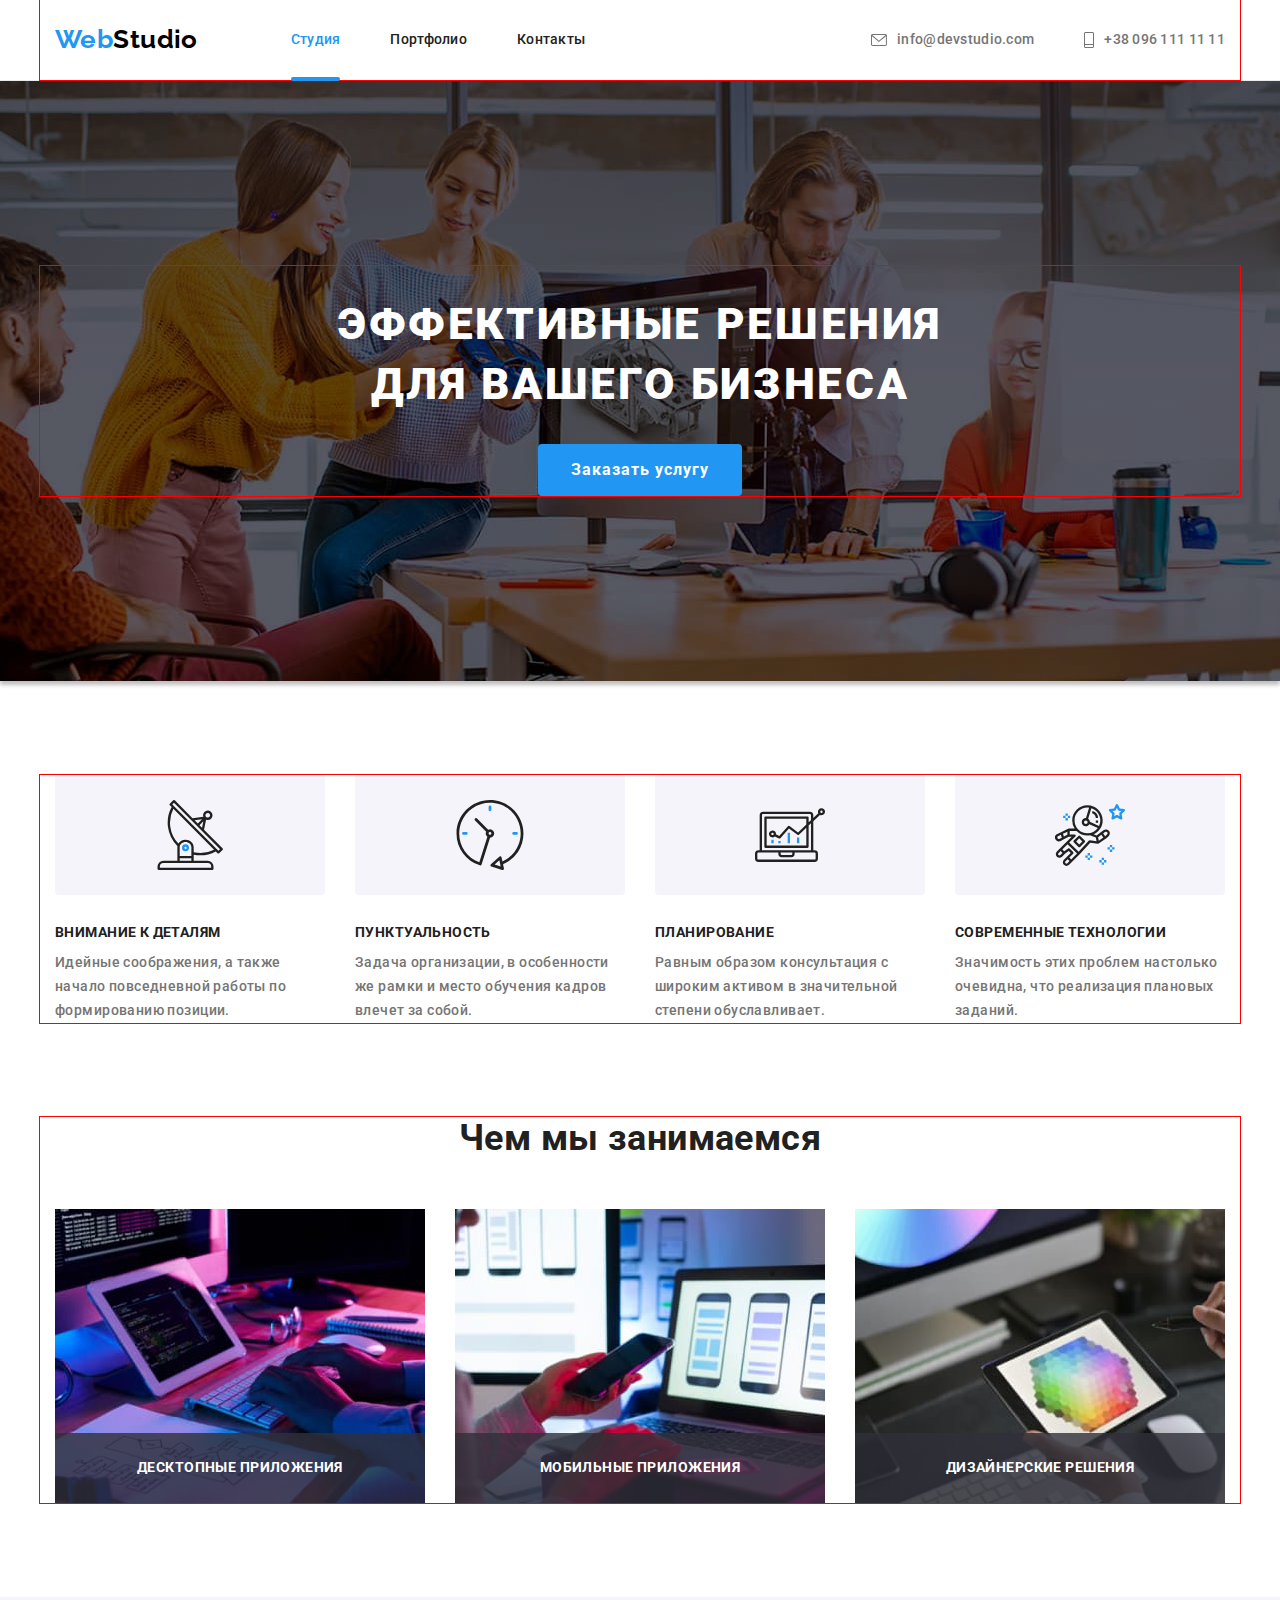
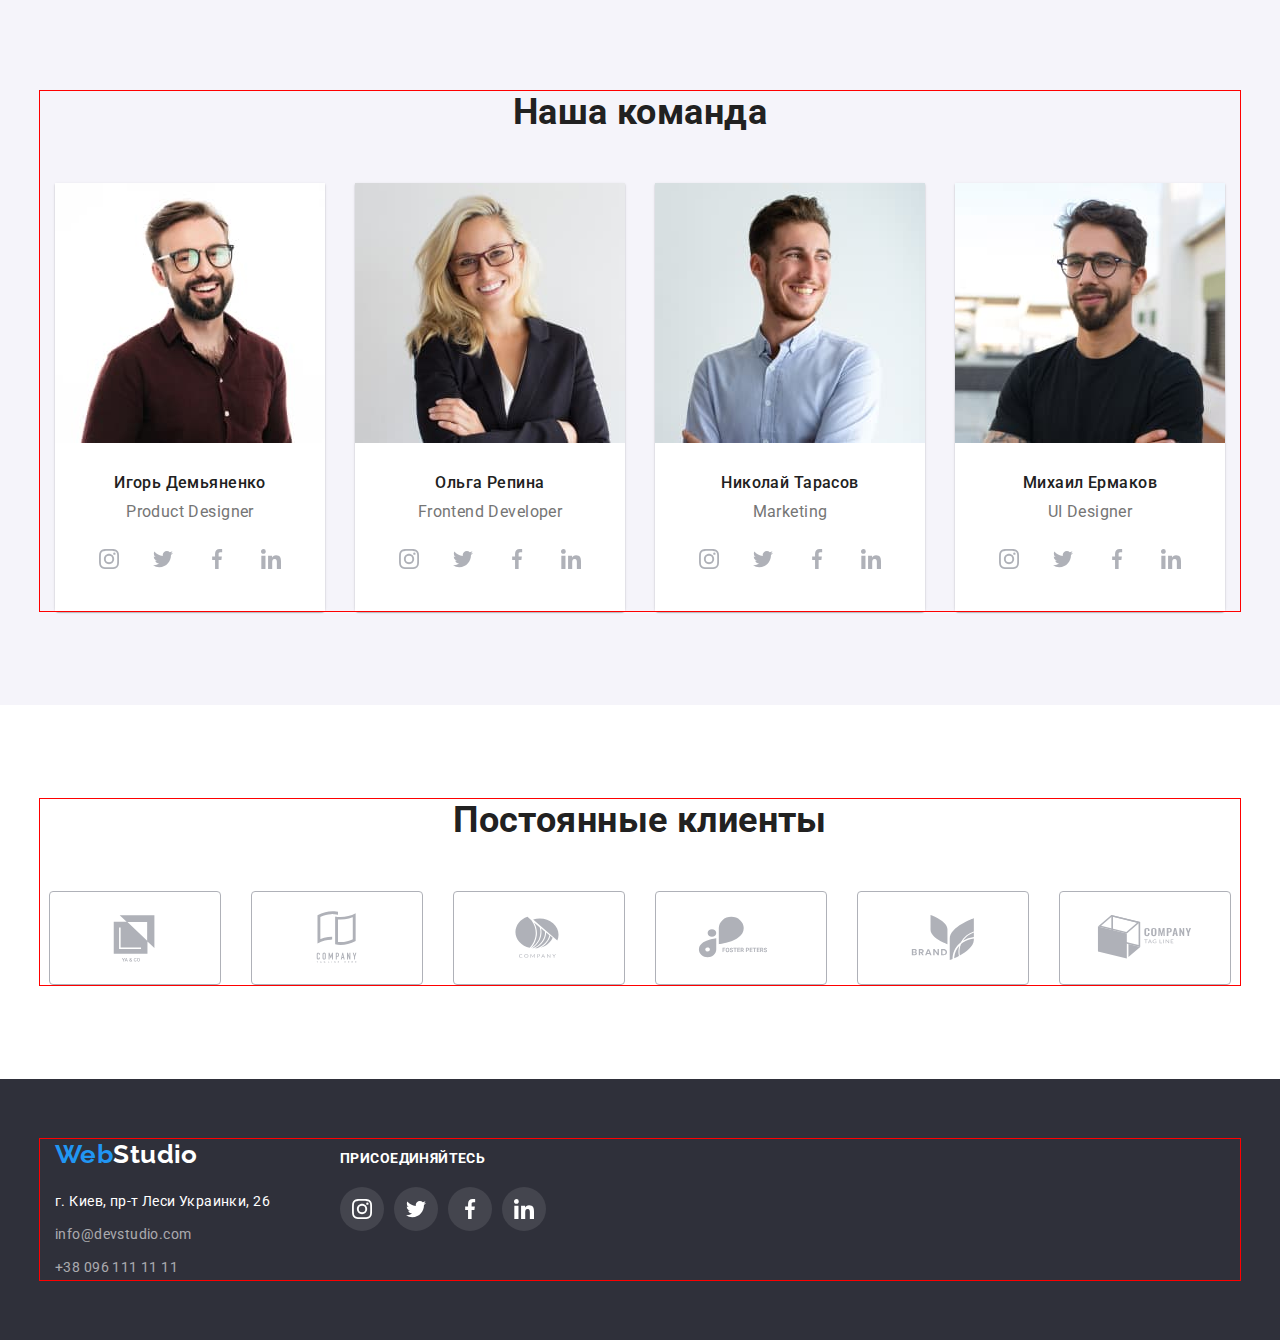
<file: index.html>
<!DOCTYPE html>
<html lang="ru">
<head>
    <meta charset="UTF-8">
    <meta http-equiv="X-UA-Compatible" content="IE=edge">
    <meta name="viewport" content="width=device-width, initial-scale=1.0">
    <title>WebStudio</title>
    <link rel="preconnect" href="https://fonts.googleapis.com">
    <link rel="preconnect" href="https://fonts.gstatic.com" crossorigin>
    <link href="https://fonts.googleapis.com/css2?family=Raleway:wght@700&family=Roboto:wght@400;500;700;900&display=swap"
        rel="stylesheet">
    <link rel="stylesheet" href="https://cdnjs.cloudflare.com/ajax/libs/modern-normalize/1.1.0/modern-normalize.min.css">
    <link rel="stylesheet" href="./css/styles.css">
</head>

<body>
    <header>
        <!-- Навигация -->
        <div class="header-container container">
            <nav class="nav-header">
                <a href="./index.html" class="navbar-logo"><span class="nav-web">Web</span>Studio</a>
                <ul class="navbar-links list">
                    <li class="navbar-list"><a href="./index.html" class="navbar-link current">Студия</a></li>
                    <li class="navbar-list"><a href="./portfolio.html" class="navbar-link">Портфолио</a></li>
                    <li class="navbar-list"><a href="" class="navbar-link">Контакты</a></li>
                </ul>
            </nav>
            
            <!-- Контакты-->
            <ul class="contacts-header list">
                <li class="contact-list">
                    <a href="mailto:info@devstudio.com" class="contact">
                        <svg class="icon" width="16px" height="12px">
                            <use href="./images/sprite.svg#icon-envelope"></use>
                        </svg>
                        info@devstudio.com
                    </a>
                </li>
                <li class="contact-list">
                    <a href="tel:+380961111111" class="contact">
                        <svg class="icon" width="10px" height="16px">
                            <use href="./images/sprite.svg#icon-phone"></use>
                        </svg>
                        +38 096 111 11 11
                    </a>
                </li>
            </ul> 
        </div>
    </header>
    
    <main> 
        
        <!--Герой-->
            <section class="hero hero-overlay">
            <div class="container">
                <h1 class="hero-title">Эффективные решения для вашего бизнеса</h1>
                <button data-modal-open type="button" class="hero-button">Заказать услугу</button>
            </div>
            </section>
    
        <!--Стратегия -->
        <section class="section">
            <div class="container">
                <h2 class="visually-hidden">Стратегия</h2>
                <ul class="strategy-plan list">
                    <li class="strategy-list">
                        <div class="strategy-icons">
                            <svg class="strategy-icon" width="70" height="70">
                                <use href="./images/sprite.svg#icon-antenna"></use>
                            </svg>
                        </div>
                        <h3 class="strategy-title list">Внимание к деталям</h3>
                        <p class="strategy-text list">Идейные соображения, а также начало повседневной работы по формированию позиции.</p>
                    </li>
                    <li class="strategy-list">
                        <div class="strategy-icons">
                            <svg class="strategy-icon" width="70" height="70">
                                <use href="./images/sprite.svg#icon-clock"></use>
                            </svg>
                        </div>
                        <h3 class="strategy-title list">Пунктуальность</h3>
                        <p class="strategy-text list">Задача организации, в особенности же рамки и место обучения кадров влечет за собой.</p>
                    </li>
                    <li class="strategy-list">
                        <div class="strategy-icons">
                            <svg class="strategy-icon" width="70" height="70">
                                <use href="./images/sprite.svg#icon-diagram"></use>
                            </svg>
                        </div>
                        <h3 class="strategy-title list">Планирование</h3>
                        <p class="strategy-text list">Равным образом консультация с широким активом в значительной степени обуславливает.</p>
                    </li>
                    <li class="strategy-list">
                        <div class="strategy-icons">
                            <svg class="strategy-icon" width="70" height="70">
                                <use href="./images/sprite.svg#icon-astronaut"></use>
                            </svg>
                        </div>
                        <h3 class="strategy-title list">Современные технологии</h3>
                        <p class="strategy-text list" >Значимость этих проблем настолько очевидна, что реализация плановых заданий.</p>
                    </li>
                </ul>
            </div>
        </section>

        <!-- Занятия -->
        <section class="section works">
            <div class="container">
                <h2 class="work-title">Чем мы занимаемся</h2>
                <ul class="work-img list">
                    <li class="work-list">
                        <img src="./images/box1.jpg" alt="написание кодов" width="370" height="294">
                        <div class="work-item">
                             <h3 class="works-title">Десктопные приложения</h3>
                        </div>
                    </li>
                    <li class="work-list">
                        <img src="./images/box2.jpg" alt="дизайн интерфейса смартфона" width="370" height="294">
                        <div class="work-item">
                             <h3 class="works-title">Мобильные приложения</h3>
                        </div>
                    </li>
                    <li class="work-list">
                        <img src="./images/box3.jpg" alt="палитра цветов" width="370" height="294">
                        <div class="work-item">
                             <h3 class="works-title">Дизайнерские решения</h3>
                        </div>
                    </li>
                </ul>
            </div>
        </section>

        <!-- Команда -->
        <section class="section command">
            <div class="container">
                <h2 class="command-title">Наша команда</h2>
                <ul class="command-lists list">
                    <li class="command-list">
                        <img src="./images/img(13).jpg" alt="Игорь Демьяненко" width="270" height="260">
                        <div class="comands">
                            <h3 class="command-name">Игорь Демьяненко</h3>
                            <p class="command-profession">Product Designer</p>
                            <ul class="command-links">
                                <li class="command-link list">
                                    <a href="" class="icon-link">
                                        <svg class="command-icons" width="20" height="20">
                                            <use href="./images/sprite.svg#icon-instagram"></use>
                                        </svg>
                                    </a>
                                </li>
                                <li class="command-link list">
                                    <a href="" class="icon-link">
                                        <svg class="command-icons" width="20" height="20">
                                            <use href="./images/sprite.svg#icon-twitter"></use>
                                        </svg>
                                    </a>
                                </li>
                                <li class="command-link list">
                                    <a href="" class="icon-link">
                                        <svg class="command-icons" width="20" height="20">
                                            <use href="./images/sprite.svg#icon-facebook"></use>
                                        </svg>
                                    </a>
                                </li>
                                <li class="command-link list">
                                    <a href="" class="icon-link">
                                        <svg class="command-icons" width="20" height="20">
                                            <use href="./images/sprite.svg#icon-linkedin"></use>
                                        </svg>
                                    </a>
                                </li>
                            </ul>    
                        </div>
                    </li>

                    <li class="command-list">
                        <img src="./images/img(1).jpg" alt="Ольга Репина" width="270" height="260">
                        <div class="comands">
                            <h3 class="command-name">Ольга Репина</h3>
                            <p class="command-profession">Frontend Developer</p>
                            <ul class="command-links">
                                <li class="command-link list">
                                    <a href="" class="icon-link">
                                        <svg class="command-icons" width="20" height="20">
                                            <use href="./images/sprite.svg#icon-instagram"></use>
                                        </svg>
                                    </a>
                                </li>
                                <li class="command-link list">
                                    <a href="" class="icon-link">
                                        <svg class="command-icons" width="20" height="20">
                                            <use href="./images/sprite.svg#icon-twitter"></use>
                                        </svg>
                                    </a>
                                </li>
                                <li class="command-link list">
                                    <a href="" class="icon-link">
                                        <svg class="command-icons" width="20" height="20">
                                            <use href="./images/sprite.svg#icon-facebook"></use>
                                        </svg>
                                    </a>
                                </li>
                                <li class="command-link list">
                                    <a href="" class="icon-link">
                                        <svg class="command-icons" width="20" height="20">
                                            <use href="./images/sprite.svg#icon-linkedin"></use>
                                        </svg>
                                    </a>
                                </li>
                            </ul>
                        </div>
                    </li>
                    <li class="command-list">
                        <img src="./images/img(2).jpg" alt="Николай Тарасов" width="270" height="260">
                        <div class="comands">
                            <h3 class="command-name">Николай Тарасов</h3>
                            <p class="command-profession">Marketing</p>
                            <ul class="command-links">
                                <li class="command-link list">
                                    <a href="" class="icon-link">
                                        <svg class="command-icons" width="20" height="20">
                                            <use href="./images/sprite.svg#icon-instagram"></use>
                                        </svg>
                                    </a>
                                </li>
                                <li class="command-link list">
                                    <a href="" class="icon-link">
                                        <svg class="command-icons" width="20" height="20">
                                            <use href="./images/sprite.svg#icon-twitter"></use>
                                        </svg>
                                    </a>
                                </li>
                                <li class="command-link list">
                                    <a href="" class="icon-link">
                                        <svg class="command-icons" width="20" height="20">
                                            <use href="./images/sprite.svg#icon-facebook"></use>
                                        </svg>
                                    </a>
                                </li>
                                <li class="command-link list">
                                    <a href="" class="icon-link">
                                        <svg class="command-icons" width="20" height="20">
                                            <use href="./images/sprite.svg#icon-linkedin"></use>
                                        </svg>
                                    </a>
                                </li>
                            </ul>
                        </div>
                    </li>
                    <li class="command-list">
                        <img src="./images/img(3).jpg" alt="Михаил Ермаков" width="270" height="260">
                        <div class="comands">
                            <h3 class="command-name">Михаил Ермаков</h3>
                            <p class="command-profession">UI Designer</p>
                            <ul class="command-links">
                                <li class="command-link list">
                                    <a href="" class="icon-link">
                                        <svg class="command-icons" width="20" height="20">
                                            <use href="./images/sprite.svg#icon-instagram"></use>
                                        </svg>
                                    </a>
                                </li>
                                <li class="command-link list">
                                    <a href="" class="icon-link">
                                        <svg class="command-icons" width="20" height="20">
                                            <use href="./images/sprite.svg#icon-twitter"></use>
                                        </svg>
                                    </a>
                                </li>
                                <li class="command-link list">
                                    <a href="" class="icon-link">
                                        <svg class="command-icons" width="20" height="20">
                                            <use href="./images/sprite.svg#icon-facebook"></use>
                                        </svg>
                                    </a>
                                </li>
                                <li class="command-link list">
                                    <a href="" class="icon-link">
                                        <svg class="command-icons" width="20" height="20">
                                            <use href="./images/sprite.svg#icon-linkedin"></use>
                                        </svg>
                                    </a>
                                </li>
                            </ul>
                        </div>
                    </li>
                </ul>
            </div>
        </section>
        
        <section class="section clients">
            <div class="container">
              <h2 class="clients-title">Постоянные клиенты</h2>
              <ul class="clients-list">
                  <li class="clients-item list">
                      <a href="" class="clients-link">
                          <svg class="clients-icon" width="106" height="60">
                              <use href="./images/sprite.svg#icon-logo"></use>
                          </svg>
                      </a>
                  </li>
                  <li class="clients-item list">
                      <a href="" class="clients-link">
                          <svg class="clients-icon" width="106" height="60">
                              <use href="./images/sprite.svg#icon-logo1"></use>
                          </svg>
                      </a>
                  </li>
                  <li class="clients-item list">
                      <a href="" class="clients-link">
                          <svg class="clients-icon" width="106" height="60">
                              <use href="./images/sprite.svg#icon-logo2"></use>
                          </svg>
                      </a>
                  </li>
                  <li class="clients-item list">
                      <a href="" class="clients-link">
                          <svg class="clients-icon" width="106" height="60">
                              <use href="./images/sprite.svg#icon-logo3"></use>
                          </svg>
                      </a>
                  </li>
                  <li class="clients-item list">
                      <a href="" class="clients-link">
                          <svg class="clients-icon" width="106" height="60">
                              <use href="./images/sprite.svg#icon-logo4"></use>
                          </svg>
                      </a>
                  </li>
                  <li class="clients-item list">
                      <a href="" class="clients-link">
                          <svg class="clients-icon" width="106" height="60">
                              <use href="./images/sprite.svg#icon-logo5"></use>
                          </svg>
                      </a>
                  </li>
              </ul>
            </div>
        </section>
    </main>
    
    <!-- Футер -->
    <footer class="footer">
        <div class="footers-container container">
            <div class="">   
                <div class="logo">
                    <a href="./index.html" class="footer-logo"><span class="nav-web">Web</span><span class="footer-studio">Studio</span></a>
                </div>
                <address>
                    <ul class="address list">
                        <li class="address-list">г. Киев, пр-т Леси Украинки, 26</li>
                        <li class="address-list"><a href="mailto:info@devstudio.com"
                                class="address-contact">info@devstudio.com</a></li>
                        <li><a href="tel:+380961111111" class="address-contact">+38 096 111 11 11</a></li>
                    </ul>
                </address>
            </div>
            <div class="join-container">
                <strong class="join-title">Присоединяйтесь</strong>
                <ul class="join-links">
                    <li class="join-link list">
                        <a href="" class="join-icon">
                            <svg class="join-icons" width="20" height="20">
                                <use href="./images/sprite.svg#icon-instagram"></use>
                            </svg>
                        </a>
                    </li>
                    <li class="join-link list">
                        <a href="" class="join-icon">
                            <svg class="join-icons" width="20" height="20">
                                <use href="./images/sprite.svg#icon-twitter"></use>
                            </svg>
                        </a>
                    </li>
                    <li class="join-link list">
                        <a href="" class="join-icon">
                            <svg class="join-icons" width="20" height="20">
                                <use href="./images/sprite.svg#icon-facebook"></use>
                            </svg>
                        </a>
                    </li>
                    <li class="join-link list">
                        <a href="" class="join-icon">
                            <svg class="join-icons" width="20" height="20">
                                <use href="./images/sprite.svg#icon-linkedin"></use>
                            </svg>
                        </a>
                    </li>
                </ul>
            </div>
        </div>
    </footer>

    <div class="backdrop is-hidden" data-modal>
        <div class="modal">
            <button data-modal-close class="icon-close">
                <svg class="modal-close" width="18" height="18">
                    <use href="./images/sprite.svg#icon-close-black"></use>
                </svg>
                <span class="close-hidden">Закрыть</span>
            </button>
        </div>
    </div>

    <script src="./js/modal.js"></script>
</body>
</html>
</file>
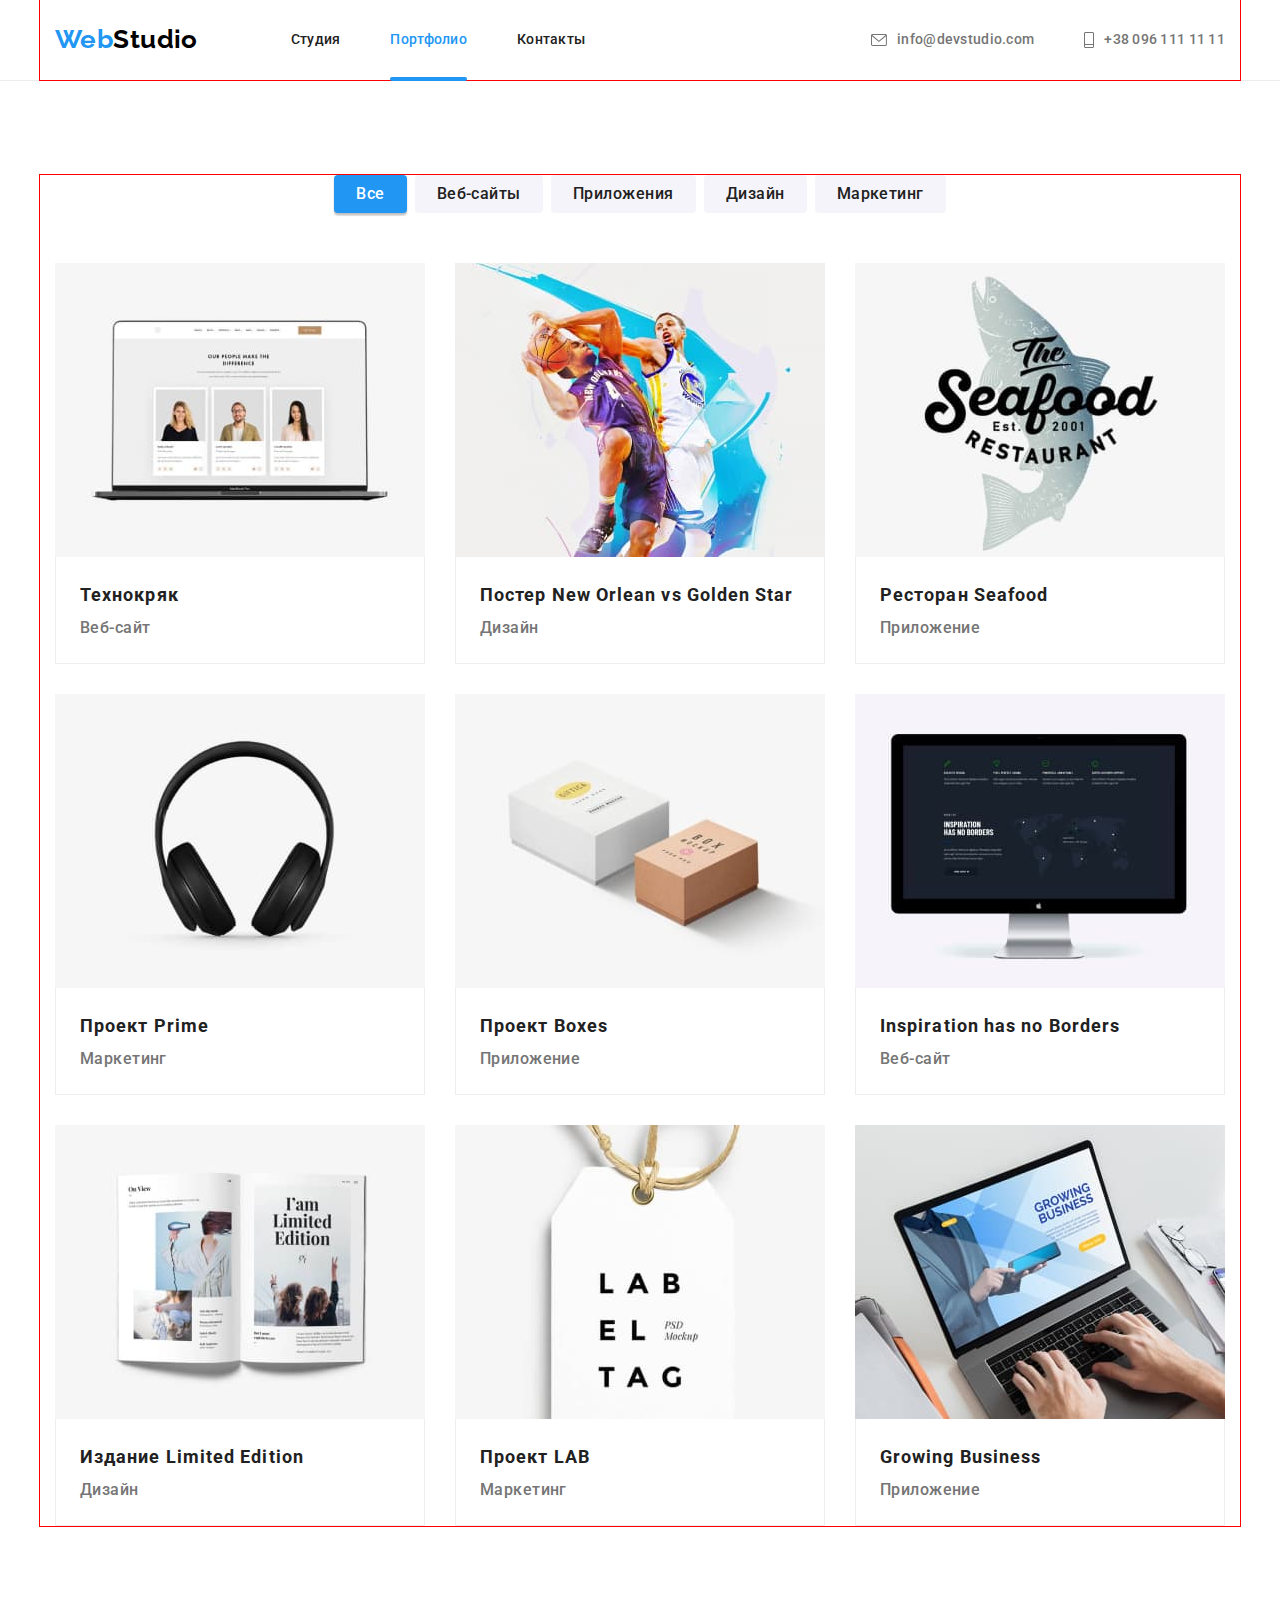
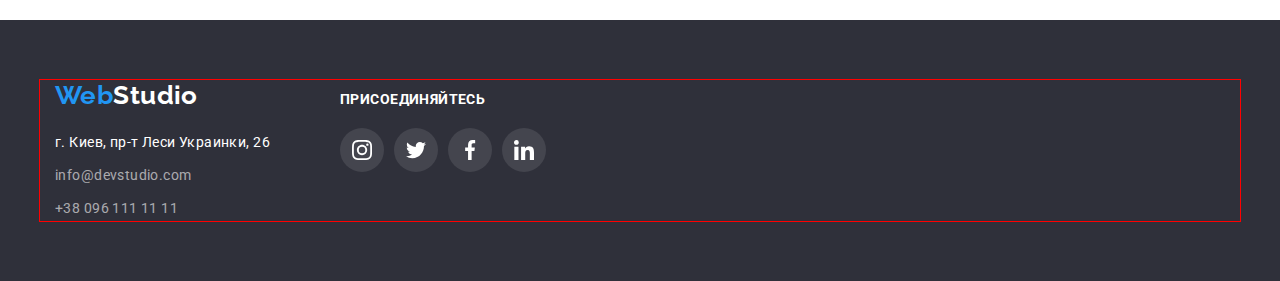
<file: portfolio.html>
<!DOCTYPE html>
<html lang="en">
<head>
    <meta charset="UTF-8">
    <meta http-equiv="X-UA-Compatible" content="IE=edge">
    <meta name="viewport" content="width=device-width, initial-scale=1.0">
    <title>Portfolio</title>
    <link rel="preconnect" href="https://fonts.googleapis.com">
    <link rel="preconnect" href="https://fonts.gstatic.com" crossorigin>
    <link href="https://fonts.googleapis.com/css2?family=Raleway:wght@700&family=Roboto:wght@400;500;700;900&display=swap"
        rel="stylesheet">
    <link rel="stylesheet" href="https://cdnjs.cloudflare.com/ajax/libs/modern-normalize/1.1.0/modern-normalize.min.css">
    <link rel="stylesheet" href="./css/styles.css">
</head>
<body>
    <header>
        <!-- Навигация -->
        <div class="header-container container">
            <nav class="nav-header">
                <a href="./index.html" class="navbar-logo"><span class="nav-web">Web</span>Studio</a>
                <ul class="navbar-links list">
                    <li class="navbar-list"><a href="./index.html" class="navbar-link ">Студия</a></li>
                    <li class="navbar-list"><a href="./portfolio.html" class="navbar-link current">Портфолио</a></li>
                    <li class="navbar-list"><a href="" class="navbar-link">Контакты</a></li>
                </ul>
            </nav>
    
            <!-- Контакты-->
            <ul class="contacts-header list">
                <li class="contact-list">
                    <a href="mailto:info@devstudio.com" class="contact">
                        <svg class="icon" width="16px" height="12px">
                            <use href="./images/sprite.svg#icon-envelope"></use>
                        </svg>
                        info@devstudio.com
                    </a>
                </li>
                <li class="contact-list">
                    <a href="tel:+380961111111" class="contact">
                        <svg class="icon" width="10px" height="16px">
                            <use href="./images/sprite.svg#icon-phone"></use>
                        </svg>
                        +38 096 111 11 11
                    </a>
                </li>
            </ul>
        </div>
    </header>
    <main>

        <!-- Фильтеры  -->
        
        <section class="filters">
            <div class="container filters-section">
                <h2 class="visually-hidden">Фильтеры</h2>
                <ul class="filter-buttons list">
                    <li class="filter-btn"><button type="button" class="button current-button">Все</button></li>
                    <li class="filter-btn"><button type="button" class="button">Веб-сайты</button></li>
                    <li class="filter-btn"><button type="button" class="button">Приложения</button></li>
                    <li class="filter-btn"><button type="button" class="button">Дизайн</button></li>
                    <li class="filter-btn"><button type="button" class="button">Маркетинг</button></li>
                </ul>
                <ul class="filter list">
                    <li class="filter-list">
                        <a href="" class="filter-link">
                            <div class="filter-overlay">
                                <img src="./images/img(4).jpg" class="image" alt="технокряк" width="370" height="294">
                                <div class="overlay-text">Технокряк это современная площадка распространения коронавируса. Компании используют эту платформу для цифрового
                                шпионажа и атак на защищённые сервера конкурентов.</div>
                            </div>
                            <div class="list-item">
                                <h3 class="filter-title">Технокряк</h3>
                                <p class="filter-text">Веб-сайт</p>
                            </div>
                        </a>
                    </li>
                    <li class="filter-list">
                        <a href="" class="filter-link">
                            <div class="filter-overlay">
                                <img src="./images/img(5).jpg" alt="постер" width="370" height="294">
                                <div class="overlay-text">Технокряк это современная площадка распространения коронавируса. Компании используют эту
                                    платформу для цифрового шпионажа и атак на защищённые сервера конкурентов.</div>
                            </div>
                            <div class="list-item">
                                <h3 class="filter-title">Постер New Orlean vs Golden Star</h3>
                                <p class="filter-text">Дизайн</p>
                            </div>
                        </a>
                    </li>
                    <li class="filter-list">
                        <a href="" class="filter-link">
                            <div class="filter-overlay">
                                <img src="./images/img(6).jpg" alt="емблема ресторана" width="370" height="294">
                                <div class="overlay-text">Технокряк это современная площадка распространения коронавируса. Компании используют эту
                                    платформу для цифрового шпионажа и атак на защищённые сервера конкурентов.</div>
                            </div>
                            <div class="list-item">
                                <h3 class="filter-title">Ресторан Seafood</h3>
                                <p class="filter-text">Приложение</p>
                            </div>
                        </a>
                    </li>
                    <li class="filter-list">
                        <a href="" class="filter-link">
                            <div class="filter-overlay">
                                <img src="./images/img(7).jpg" alt="наушники" width="370" height="294">
                                <div class="overlay-text">Технокряк это современная площадка распространения коронавируса. Компании используют эту
                                    платформу для цифрового шпионажа и атак на защищённые сервера конкурентов.</div>
                            </div>
                            <div class="list-item">
                                <h3 class="filter-title">Проект Prime</h3>
                                <p class="filter-text">Маркетинг</p>
                            </div>
                        </a>
                    </li>
                    <li class="filter-list">
                        <a href="" class="filter-link">
                            <div class="filter-overlay">
                                <img src="./images/img(8).jpg" alt="коробки" width="370" height="294">
                                <div class="overlay-text">Технокряк это современная площадка распространения коронавируса. Компании используют эту
                                    платформу для цифрового шпионажа и атак на защищённые сервера конкурентов.</div>
                            </div>
                            <div class="list-item">
                                <h3 class="filter-title">Проект Boxes</h3>
                                <p class="filter-text">Приложение</p>
                            </div>
                        </a>
                    </li>
                    <li class="filter-list">
                        <a href="" class="filter-link">
                            <div class="filter-overlay">
                                <img src="./images/img(9).jpg" alt="экран компьютера" width="370" height="294">
                                <div class="overlay-text">Технокряк это современная площадка распространения коронавируса. Компании используют эту
                                    платформу для цифрового шпионажа и атак на защищённые сервера конкурентов.</div>
                            </div>
                            <div class="list-item">
                                <h3 class="filter-title">Inspiration has no Borders</h3>
                                <p class="filter-text">Веб-сайт</p>
                            </div>
                        </a>
                    </li>
                    <li class="filter-list">
                        <a href="" class="filter-link">
                            <div class="filter-overlay">
                                <img src="./images/img(10).jpg" alt="журнал" width="370" height="294">
                                <div class="overlay-text">Технокряк это современная площадка распространения коронавируса. Компании используют эту
                                    платформу для цифрового шпионажа и атак на защищённые сервера конкурентов.</div>
                            </div>
                            <div class="list-item">
                                <h3 class="filter-title">Издание Limited Edition</h3>
                                <p class="filter-text">Дизайн</p>
                            </div>
                        </a>
                    </li>
                    <li class="filter-list">
                        <a href="" class="filter-link">
                            <div class="filter-overlay">
                                <img src="./images/img(11).jpg" alt="емблема проекта" width="370" height="294">
                                <div class="overlay-text">Технокряк это современная площадка распространения коронавируса. Компании используют эту
                                    платформу для цифрового шпионажа и атак на защищённые сервера конкурентов.</div>
                            </div>
                            <div class="list-item">
                                <h3 class="filter-title">Проект LAB</h3>
                                <p class="filter-text">Маркетинг</p>
                            </div>
                        </a>
                    </li>
                    <li class="filter-list">
                        <a href="" class="filter-link">
                            <div class="filter-overlay">
                                <img src="./images/img(12).jpg" alt="ноутбук" width="370" height="294">
                                <div class="overlay-text">Технокряк это современная площадка распространения коронавируса. Компании используют эту
                                    платформу для цифрового шпионажа и атак на защищённые сервера конкурентов.</div>
                            </div>
                            <div class="list-item">
                                <h3 class="filter-title">Growing Business</h3>
                                <p class="filter-text">Приложение</p>
                            </div>
                        </a>
                    </li>
                </ul> 
            </div>
        </section>   
    </main>

    <!-- Футер -->
    <footer class="footer">
        <div class="footers-container container">
            <div class="">
                <div class="logo">
                    <a href="./index.html" class="footer-logo"><span class="nav-web">Web</span><span
                            class="footer-studio">Studio</span></a>
                </div>
                <address>
                    <ul class="address list">
                        <li class="address-list">г. Киев, пр-т Леси Украинки, 26</li>
                        <li class="address-list"><a href="mailto:info@devstudio.com"
                                class="address-contact">info@devstudio.com</a></li>
                        <li><a href="tel:+380961111111" class="address-contact">+38 096 111 11 11</a></li>
                    </ul>
                </address>
            </div>
            <div class="join-container">
                <strong class="join-title">Присоединяйтесь</strong>
                <ul class="join-links">
                    <li class="join-link list">
                        <a href="" class="join-icon">
                            <svg class="join-icons" width="20" height="20">
                                <use href="./images/sprite.svg#icon-instagram"></use>
                            </svg>
                        </a>
                    </li>
                    <li class="join-link list">
                        <a href="" class="join-icon">
                            <svg class="join-icons" width="20" height="20">
                                <use href="./images/sprite.svg#icon-twitter"></use>
                            </svg>
                        </a>
                    </li>
                    <li class="join-link list">
                        <a href="" class="join-icon">
                            <svg class="join-icons" width="20" height="20">
                                <use href="./images/sprite.svg#icon-facebook"></use>
                            </svg>
                        </a>
                    </li>
                    <li class="join-link list">
                        <a href="" class="join-icon">
                            <svg class="join-icons" width="20" height="20">
                                <use href="./images/sprite.svg#icon-linkedin"></use>
                            </svg>
                        </a>
                    </li>
                </ul>
            </div>
        </div>
    </footer>
</body>
</html>
</file>
<file: css/styles.css>
html {
  box-sizing: border-box;
}

* * ::before,
*::after {
  box-sizing: inherit;
}

:root {
  --primary-text-color: #212121;
  --secondary-text-color: #757575;
  --primary-background: #ffffff;
  --selection-color: #2196f3;
}

body {
  color: var(--primary-text-color);
  font-family: Roboto, sans-serif;
  background: var(--primary-background);
  letter-spacing: 0.03em;
  font-size: 14px;
  font-weight: 500;
  margin: 0;
}

.list {
  list-style: none;
  padding: 0;
  margin: 0;
}

/* Контеинер */

header {
  border-bottom: 1px solid #ececec;
}

.container {
  margin-left: auto;
  margin-right: auto;
  width: 1200px;
  padding-left: 15px;
  padding-right: 15px;
  outline: 1px solid red;
}

/* Навигация хедера */

.header-container {
  display: flex;
  align-items: center;
}

.nav-header {
  display: flex;
}

.navbar-links {
  display: flex;
  margin-left: 93px;
}

.navbar-logo {
  display: block;
  padding-top: 24px;
  padding-bottom: 25px;
}

.footer-logo,
.navbar-logo {
  color: #000000;
  font-family: Raleway, sans-serif;
  text-decoration: none;
  font-style: normal;
  font-weight: bold;
  font-size: 26px;
  line-height: 1.19;
}

.nav-web {
  color: var(--selection-color);
}

.navbar-link {
  display: block;
  padding-top: 32px;
  padding-bottom: 32px;
  color: var(--primary-text-color);
  text-decoration: none;
  font-style: normal;
  line-height: 1.14;
  letter-spacing: 0.02em;
  transition: color 250ms cubic-bezier(0.4, 0, 0.2, 1);
  position: relative;
}

.current::after {
  position: absolute;
  bottom: -1px;
  left: 0;
  content: "";
  display: block;
  width: 100%;
  height: 4px;
  background: #2196f3;
  border-radius: 2px;
  transform: scaleX(1);
  opacity: 1;
  transition: transform 250ms cubic-bezier(0.4, 0, 0.2, 1),
    opacity 250ms cubic-bezier(0.4, 0, 0.2, 1);
}

.current:hover:after {
  transform: scaleX(0);
  opacity: 0;
}

.current,
.navbar-list .navbar-link:hover,
.navbar-list .navbar-link:focus {
  color: var(--selection-color);
}

.navbar-links .navbar-list + .navbar-list {
  margin-left: 50px;
}

/* Контакты хедера */

.contacts-header {
  display: flex;
  margin-left: auto;
}

.contacts-header .contact-list + .contact-list {
  margin-left: 50px;
}

.contact {
  display: flex;
  align-items: center;
  color: var(--secondary-text-color);
  line-height: 1.14;
  letter-spacing: 0.02em;
  text-decoration: none;
  padding: 32px 0;
  transition: color 250ms cubic-bezier(0.4, 0, 0.2, 1);
}

.contact:hover,
.contact:focus {
  color: var(--selection-color);
}

.contact:hover .icon,
.contact:focus .icon {
  fill: var(--selection-color);
}

.contact-list {
  display: flex;
  justify-content: center;
  align-items: center;
}

.icon {
  margin-right: 10px;
  fill: var(--secondary-text-color);
}

/* Герой */

.section {
  display: flex;
  justify-content: center;
  height: 100%;
  flex-direction: column;
  align-items: center;
  padding-top: 94px;
  padding-bottom: 94px;
}

.hero {
  display: flex;
  justify-content: center;
  flex-direction: column;
  height: 100%;
  align-items: center;
  background: #2f303a;
  text-align: center;
  padding-top: 200px;
  padding-bottom: 200px;
}

.hero-overlay {
  max-width: 1600px;
  height: 600px;
  margin-right: auto;
  margin-left: auto;
  background-image: linear-gradient(
      0deg,
      rgba(0, 0, 0, 0.2),
      rgba(0, 0, 0, 0.2)
    ),
    linear-gradient(
      0deg,
      rgba(0, 0, 0, 0.2),
      rgba(0, 0, 0, 0.2),
      rgba(47, 48, 58, 0.4)
    ),
    url(../images/hero.jpg);
  background-repeat: no-repeat;
  background-position: center;
  box-shadow: 0px 4px 4px rgba(0, 0, 0, 0.25);
}

.hero-title {
  width: 696px;
  margin-left: auto;
  margin-right: auto;
  color: #ffffff;
  font-weight: 900;
  font-size: 44px;
  line-height: 1.36;
  letter-spacing: 0.06em;
  text-transform: uppercase;
}

/* Кнопки */

.button {
  color: inherit;
  font-family: inherit;
  font-weight: 500;
  font-size: 16px;
  line-height: 1.63;
  letter-spacing: 0.03em;
  cursor: pointer;
  background-color: #f5f4fa;
  border-radius: 4px;
  padding: 6px 22px;
  border: 0px solid transparent;
  transition: color 250ms cubic-bezier(0.4, 0, 0.2, 1),
    background 250ms cubic-bezier(0.4, 0, 0.2, 1),
    box-shadow 250ms cubic-bezier(0.4, 0, 0.2, 1);
}

.current-button,
.button:hover,
.button:focus {
  color: #ffffff;
  background: var(--selection-color);
  box-shadow: 0px 3px 1px rgba(0, 0, 0, 0.1), 0px 1px 2px rgba(0, 0, 0, 0.08),
    0px 2px 2px rgba(0, 0, 0, 0.12);
  border-radius: 4px;
}

.hero-button {
  display: inline-block;
  font-family: inherit;
  font-weight: bold;
  font-size: 16px;
  line-height: 1.88;
  align-items: center;
  letter-spacing: 0.06em;
  cursor: pointer;
  color: #ffffff;
  background: var(--selection-color);
  border-radius: 4px;
  padding: 10px 32px;
  min-width: 200px;
  border: 1px solid transparent;
  transition: color 250ms cubic-bezier(0.4, 0, 0.2, 1),
    background 250ms cubic-bezier(0.4, 0, 0.2, 1),
    box-shadow 250ms cubic-bezier(0.4, 0, 0.2, 1);
}

.hero-button:hover,
.hero-button:focus {
  color: #c4c4c4;
  background: var(--selection-color);
  box-shadow: rgba(0, 0, 0, 0.15);
}

/* Стратегия */

.strategy-plan {
  display: flex;
  flex-basis: calc(100% / 4 - 30px);
}

.strategy-plan .strategy-list + .strategy-list {
  margin-left: 30px;
}

.strategy-list {
  width: 270px;
}

.strategy-icons {
  width: 270px;
  height: 120px;
  display: inline-flex;
  align-items: center;
  justify-content: center;
  background: #f5f4fa;
  border-radius: 4px;
  margin-bottom: 30px;
}

.strategy-title {
  margin-bottom: 10px;
  font-size: 14px;
  line-height: 1.14;
  text-transform: uppercase;
}

.strategy-text {
  color: var(--secondary-text-color);
  line-height: 1.71;
}

.visually-hidden {
  position: absolute;
  width: 1px;
  height: 1px;
  margin: -1px;
  border: 0;
  padding: 0;
  white-space: nowrap;
  clip-path: inset(100%);
  clip: rect(0 0 0 0);
  overflow: hidden;
}

/* Занятия */

img {
  display: block;
  max-width: 100%;
  height: auto;
}

.works {
  padding-top: 0;
}

.work-img {
  display: flex;
  flex-basis: calc(100% / 3 - 30px);
}

.work-img .work-list + .work-list {
  margin-left: 30px;
}

.work-list {
  position: relative;
}

.work-item {
  display: flex;
  justify-content: center;
  align-items: center;
  height: 70px;
  position: absolute;
  bottom: 0;
  right: 0;
  width: 100%;
  background: rgba(47, 48, 58, 0.8);
}

.works-title {
  margin: 0;
  text-align: center;
  text-transform: uppercase;
  font-style: normal;
  font-size: 14px;
  line-height: 1.14;
  color: #ffffff;
}

/* Команда 
padding-top: 27px;
  padding-bottom: 27px;
*/

.command {
  background: #f5f4fa;
}

.command-lists {
  display: flex;
  flex-basis: calc(100% / 4 - 30px);
}

.command-lists .command-list + .command-list {
  margin-left: 30px;
}

.command-list {
  width: 270px;
  box-shadow: 0px 1px 3px rgba(0, 0, 0, 0.12), 0px 1px 1px rgba(0, 0, 0, 0.14),
    0px 2px 1px rgba(0, 0, 0, 0.2);
  border-radius: 0px 0px 4px 4px;
  border: 0 solid #eeeeee;
}

.comands {
  padding: 30px 32px;
  background: #ffffff;
}

.work-title,
.command-title,
.clients-title {
  margin-top: 0;
  margin-bottom: 50px;
  font-size: 36px;
  line-height: 1.17;
  text-align: center;
}

.command-name {
  margin-top: 0;
  margin-bottom: 10px;
  font-weight: 500;
  font-size: 16px;
  line-height: 1.19;
  text-align: center;
}

.command-profession {
  margin-top: 0;
  margin-bottom: 16px;
  color: var(--secondary-text-color);
  font-weight: normal;
  font-size: 16px;
  line-height: 1.19;
  text-align: center;
}

.icon-link:hover svg,
.icon-link:focus svg {
  fill: #ffffff;
}

.icon-link:hover,
.icon-link:focus {
  background-color: var(--selection-color);
}

.command-link {
  margin-left: 10px;
}

.command-link:first-child {
  margin-left: 0;
}

.icon-link {
  width: 44px;
  height: 44px;
  border-radius: 50%;
  display: inline-flex;
  align-items: center;
  justify-content: center;
  fill: #afb1b8;
  transition: fill 250ms cubic-bezier(0.4, 0, 0.2, 1),
    background-color 250ms cubic-bezier(0.4, 0, 0.2, 1);
}

.command-links {
  display: flex;
  justify-content: center;
  padding: 0;
  margin: 0;
}

.clients-list {
  display: flex;
  justify-content: center;
  padding: 0;
  margin: 0;
}

.clients-item {
  border: 1px solid #afb1b8;
  border-radius: 4px;
  margin-right: 30px;
  transition: border-color 250ms cubic-bezier(0.4, 0, 0.2, 1);
}

.clients-item:last-child {
  margin-right: 0;
}

.clients-link {
  display: inline-flex;
  align-items: center;
  justify-content: center;
  fill: #afb1b8;
  width: 170px;
  height: 92px;
  cursor: pointer;
  transition: fill 250ms cubic-bezier(0.4, 0, 0.2, 1);
}

.clients-link:hover svg,
.clients-link:focus svg {
  fill: var(--selection-color);
}

.clients-item:hover,
.clients-item:focus {
  border-color: var(--selection-color);
}

/* Фильтеры */

.filters {
  display: flex;
  justify-content: center;
  height: 100%;
  flex-direction: column;
  align-items: center;
  margin-bottom: 0;
  padding-top: 94px;
  padding-bottom: 94px;
}

.filter-buttons {
  display: flex;
  justify-content: center;
  margin-bottom: 50px;
}

.filter-list:hover,
.filter-list:focus {
  box-shadow: 0px 1px 1px rgba(0, 0, 0, 0.12), 0px 4px 4px rgba(0, 0, 0, 0.06),
    1px 4px 6px rgba(0, 0, 0, 0.16);
}

.filter-buttons .filter-btn + .filter-btn {
  margin-left: 8px;
}

.filter {
  display: flex;
  flex-wrap: wrap;
  margin-left: -30px;
}

.filter-list:nth-child(-n + 3) {
  margin-top: 0;
}

.filter-list {
  width: 370px;
  margin-top: 30px;
  margin-left: 30px;
  transition: box-shadow 250ms cubic-bezier(0.4, 0, 0.2, 1);
}

.filter-link.image {
  margin-top: 0;
}

.list-item {
  padding: 20px 24px;
  border-bottom: 1px solid #eeeeee;
  border-left: 1px solid #eeeeee;
  border-right: 1px solid #eeeeee;
}

.filter-link {
  text-decoration: none;
}

.filter-overlay {
  position: relative;
  overflow: hidden;
}

.overlay-text {
  position: absolute;
  width: 100%;
  height: 100%;
  background: rgba(33, 150, 243, 0.9);
  bottom: -100%;
  padding: 63px 24px;
  font-weight: normal;
  font-size: 18px;
  line-height: 1.56;
  color: #ffffff;
  transition: transform 500ms ease-out;
}

.filter-link:hover .overlay-text,
.filter-link:focus .overlay-text {
  transform: translateY(-100%);
}

.filter-title {
  margin-top: 0;
  margin-bottom: 0;
  color: var(--primary-text-color);
  font-weight: bold;
  font-size: 18px;
  line-height: 2;
  letter-spacing: 0.06em;
}

.filter-text {
  margin-top: 0;
  margin-bottom: 0;
  color: var(--secondary-text-color);
  font-size: 16px;
  line-height: 1.88;
}

/* Футер */

.footer {
  padding-top: 60px;
  padding-bottom: 60px;
  background-color: #2f303a;
}

.footers-container {
  display: flex;
  align-items: baseline;
}

.footer-studio {
  color: #ffffff;
}

.logo {
  margin-bottom: 20px;
}

.address {
  font-style: normal;
  font-weight: normal;
  line-height: 1.71;
  color: #ffffff;
}

.address-list {
  margin-bottom: 9px;
}

.address-contact {
  color: rgba(255, 255, 255, 0.6);
  text-decoration: none;
  transition: color 250ms cubic-bezier(0.4, 0, 0.2, 1);
}

.address-contact:hover,
.address-contact:focus {
  color: var(--selection-color);
}

.join-container {
  display: flex;
  flex-direction: column;
  margin-left: 70px;
}

.join-link {
  margin-left: 10px;
}

.join-title {
  font-family: Roboto;
  font-style: normal;
  font-weight: bold;
  font-size: 14px;
  line-height: 1.14;
  letter-spacing: 0.03em;
  text-transform: uppercase;
  color: #ffffff;
  margin: 0;
  margin-bottom: 20px;
}

.join-icon {
  width: 44px;
  height: 44px;
  border-radius: 50%;
  display: inline-flex;
  align-items: center;
  justify-content: center;
  fill: #ffffff;
  background: rgba(255, 255, 255, 0.1);
  transition: background-color 250ms cubic-bezier(0.4, 0, 0.2, 1);
}

.join-icon:hover svg,
.join-icon:focus svg {
  fill: #ffffff;
}

.join-icon:hover,
.join-icon:focus {
  background-color: var(--selection-color);
}

.join-link:first-child {
  margin-left: 0;
}

.join-links {
  display: flex;
  justify-content: center;
  padding: 0;
  margin: 0;
}

/* Модальное окно */

.backdrop {
  position: fixed;
  top: 0;
  left: 0;
  width: 100%;
  height: 100%;
  background: rgba(0, 0, 0, 0.2);
  opacity: 1;
  transition: opacity 250ms cubic-bezier(0.4, 0, 0.2, 1);
}

.backdrop.is-hidden .modal {
  transform: translate(-50%, -50%) scale(0.5);
  opacity: 0;
}

.backdrop.is-hidden {
  opacity: 0;
  pointer-events: none;
  visibility: hidden;
}

.modal {
  position: absolute;
  top: 50%;
  left: 50%;
  width: 528px;
  height: 581px;
  background: #ffffff;
  box-shadow: 0px 1px 3px rgba(0, 0, 0, 0.12), 0px 1px 1px rgba(0, 0, 0, 0.14),
    0px 2px 1px rgba(0, 0, 0, 0.2);
  border-radius: 4px;
  overflow: auto;
  display: flex;
  justify-content: flex-end;
  transform: translate(-50%, -50%) scale(1);
  opacity: 1;
  transition: transform 250ms ease-in-out 250ms, opacity 250ms ease-in 250ms;
}

.icon-close {
  position: relative;
  top: 11px;
  right: 8px;
  width: 30px;
  height: 30px;
  border: 0;
  padding: 0;
  margin: 0;
  border: 1px solid rgba(0, 0, 0, 0.1);
  background: #ffffff;
  border-radius: 50%;
}

.modal-close {
  position: absolute;
  top: 50%;
  left: 50%;
  transform: translate(-50%, -50%);
  fill: #000000;
}

.close-hidden {
  visibility: hidden;
}
</file>
